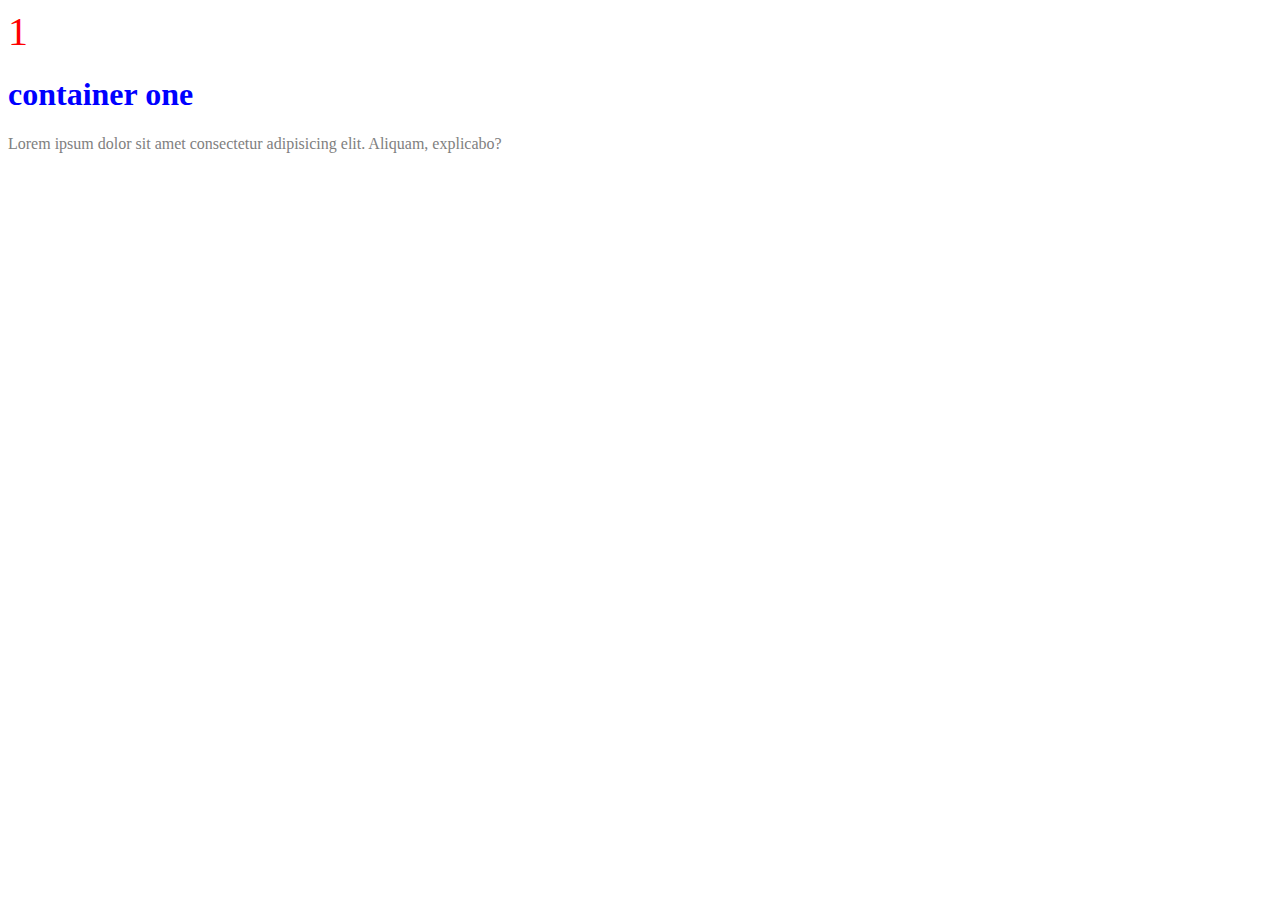
<file: 1-fundamentals/index.html>
<!DOCTYPE html>
<html lang="en">
  <head>
    <meta charset="UTF-8" />
    <meta http-equiv="X-UA-Compatible" content="IE=edge" />
    <meta name="viewport" content="width=device-width, initial-scale=1.0" />
    <title>Css Fundamentals</title>
    <link rel="stylesheet" href="./styles.css" />
  </head>
  <body>
    <div class="container">
      <span class="icon"> 1 </span>
      <h1 id="title">container one</h1>
      <p>
        Lorem ipsum dolor sit amet consectetur adipisicing elit. Aliquam,
        explicabo?
      </p>
    </div>
  </body>
</html>
</file>
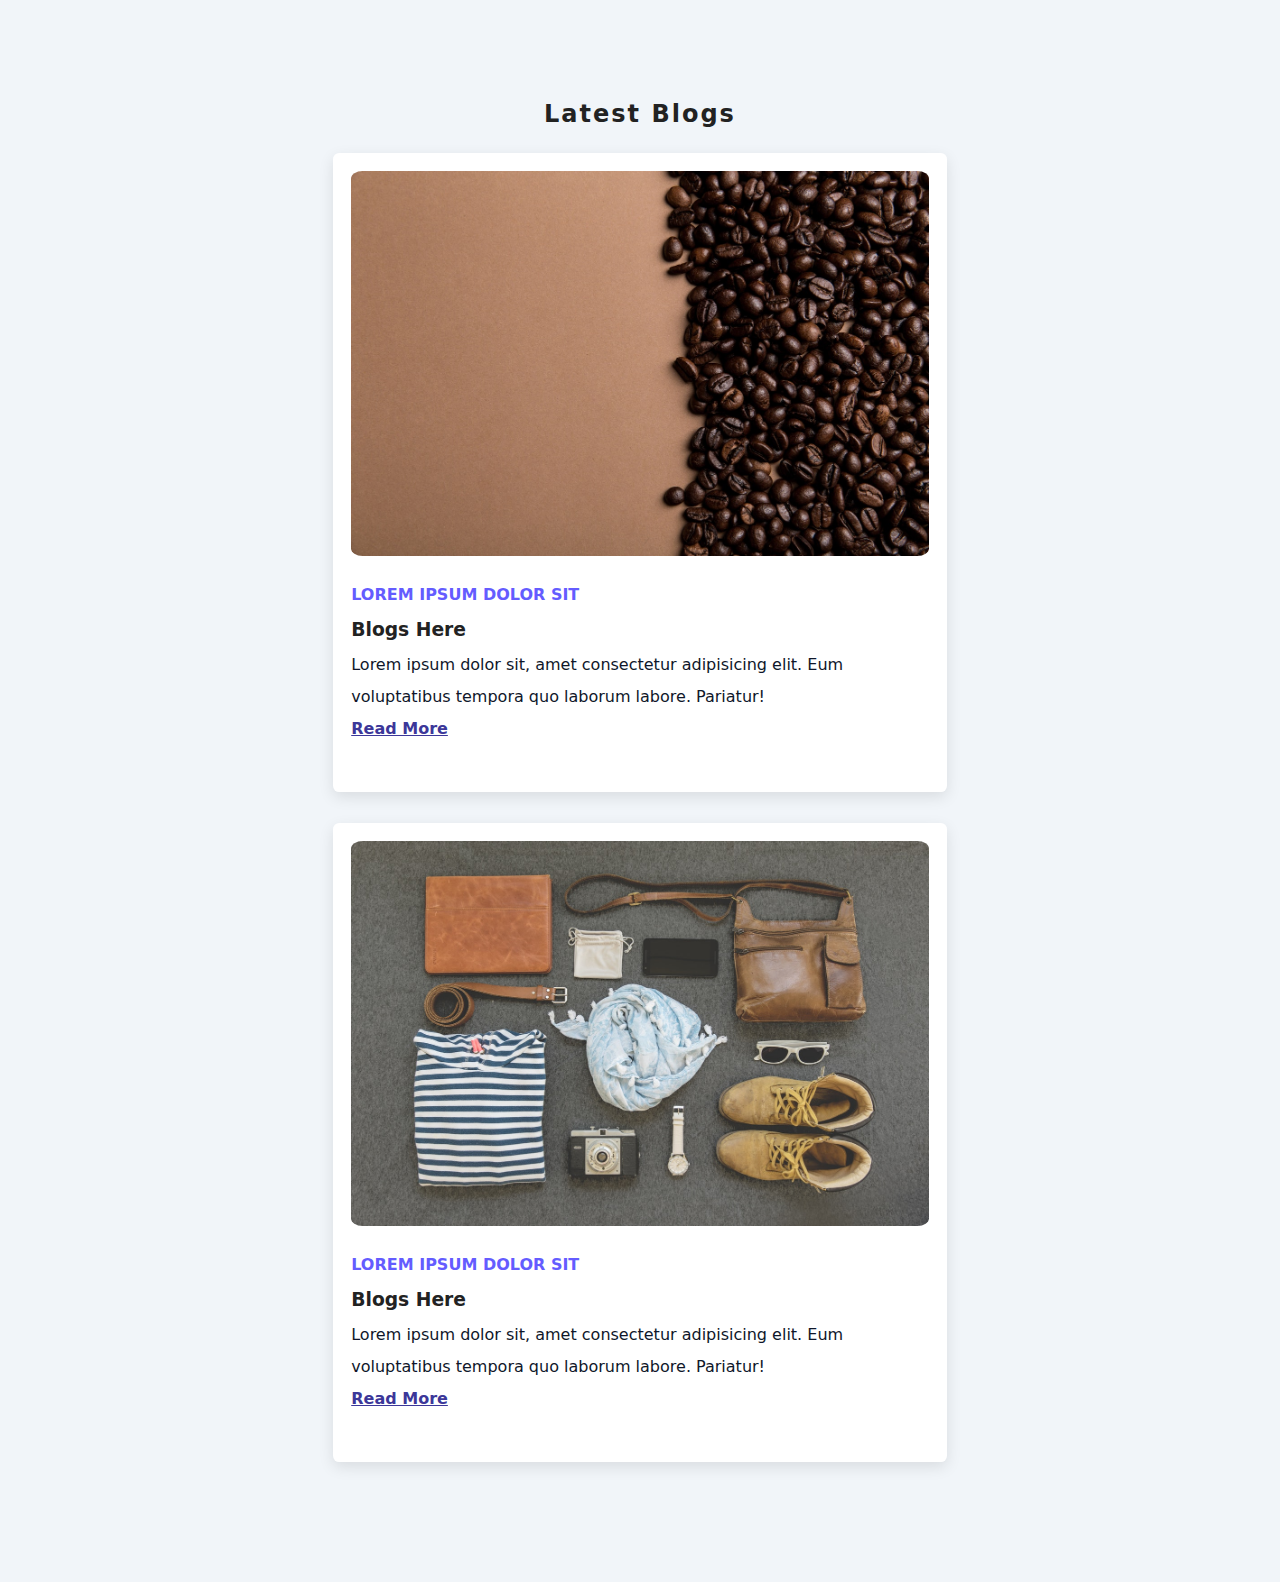
<file: 10-Final/index.html>
<!DOCTYPE html>
<html lang="en">
  <head>
    <meta charset="UTF-8" />
    <meta http-equiv="X-UA-Compatible" content="IE=edge" />
    <meta name="viewport" content="width=device-width, initial-scale=1.0" />
    <link
      rel="stylesheet"
      href="https://cdnjs.cloudflare.com/ajax/libs/font-awesome/6.4.0/css/all.min.css"
      integrity="sha512-iecdLmaskl7CVkqkXNQ/ZH/XLlvWZOJyj7Yy7tcenmpD1ypASozpmT/E0iPtmFIB46ZmdtAc9eNBvH0H/ZpiBw=="
      crossorigin="anonymous"
      referrerpolicy="no-referrer"
    />
    <link rel="stylesheet" href="./styles.css" />

    <title>Final</title>
  </head>
  <body>
    <section class="blogs">
      <div class="section-title">
        <h2>Latest Blogs</h2>
      </div>
      <div class="blogs-center">
        <article class="blog">
          <img src="./coffee.jpg" />
          <div class="blog-content">
            <span
              >Lorem ipsum dolor sit <i class="fa-solid fa-house"></i
            ></span>
            <h3>Blogs here</h3>
            <p>
              Lorem ipsum dolor sit, amet consectetur adipisicing elit. Eum
              voluptatibus tempora quo laborum labore. Pariatur!
            </p>
            <a href="#">read more</a>
          </div>
        </article>
        <article class="blog">
            <img src="./fashion.jpg" />
            <div class="blog-content">
              <span
                >Lorem ipsum dolor sit <i class="fa-solid fa-house"></i
              ></span>
              <h3>Blogs here</h3>
              <p>
                Lorem ipsum dolor sit, amet consectetur adipisicing elit. Eum
                voluptatibus tempora quo laborum labore. Pariatur!
              </p>
              <a href="#">read more</a>
            </div>
          </article>
          
      </div>
    </section>
  </body>
</html>
</file>
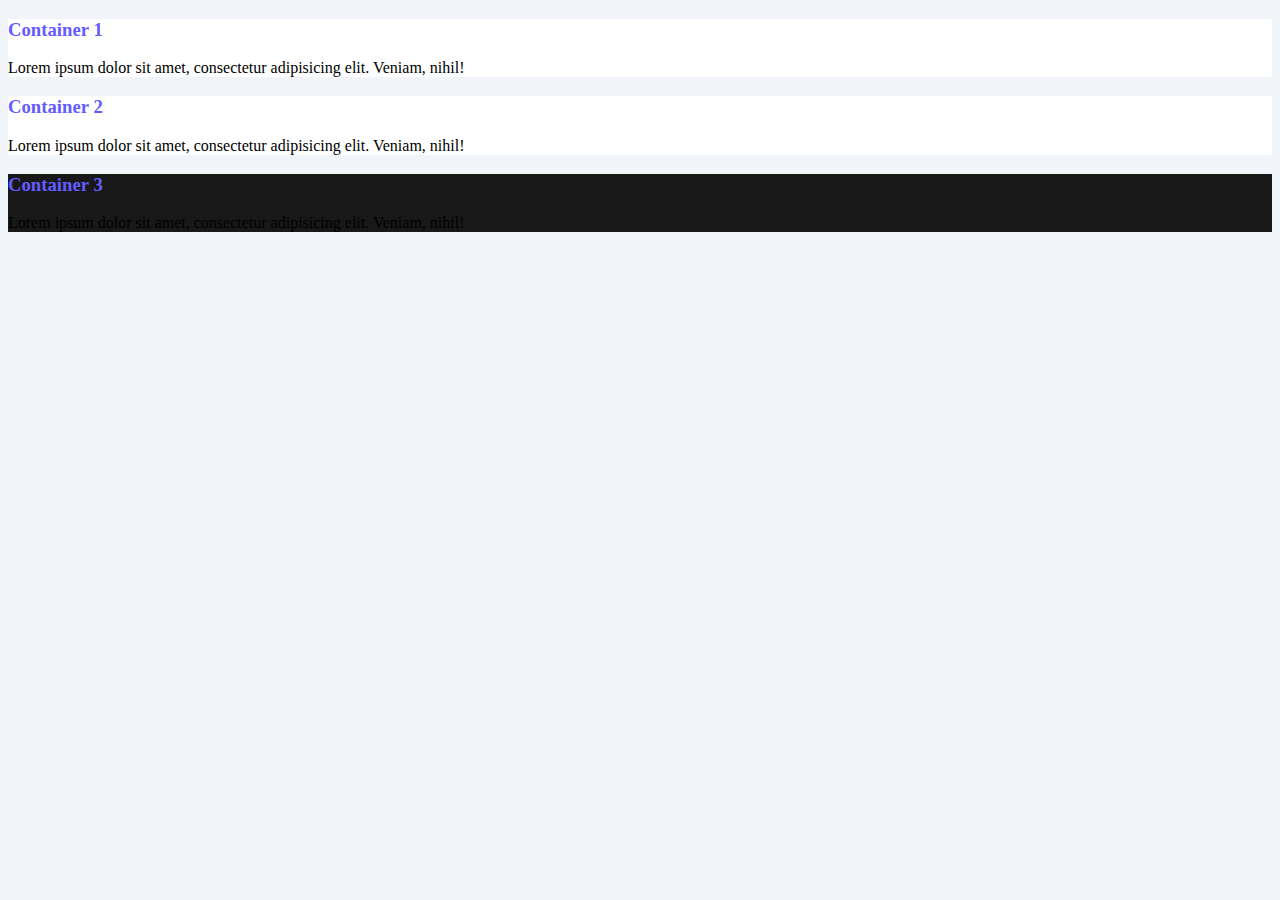
<file: 2-colors/index.html>
<!DOCTYPE html>
<html lang="en">
<head>
    <meta charset="UTF-8">
    <meta http-equiv="X-UA-Compatible" content="IE=edge">
    <meta name="viewport" content="width=device-width, initial-scale=1.0">
    <title>Colors</title>
    <link rel="stylesheet" href="./styles.css">
</head>
<body>
    <div class="container">
        <h3>Container 1</h3>
        <p>Lorem ipsum dolor sit amet, consectetur adipisicing elit. Veniam, nihil!</p>
    </div>
    <div class="container">
        <h3>Container 2</h3>
        <p>Lorem ipsum dolor sit amet, consectetur adipisicing elit. Veniam, nihil!</p>
    </div>
    <div class="container special-container">
        <h3>Container 3</h3>
        <p>Lorem ipsum dolor sit amet, consectetur adipisicing elit. Veniam, nihil!</p>
    </div>
</body>
</html>
</file>
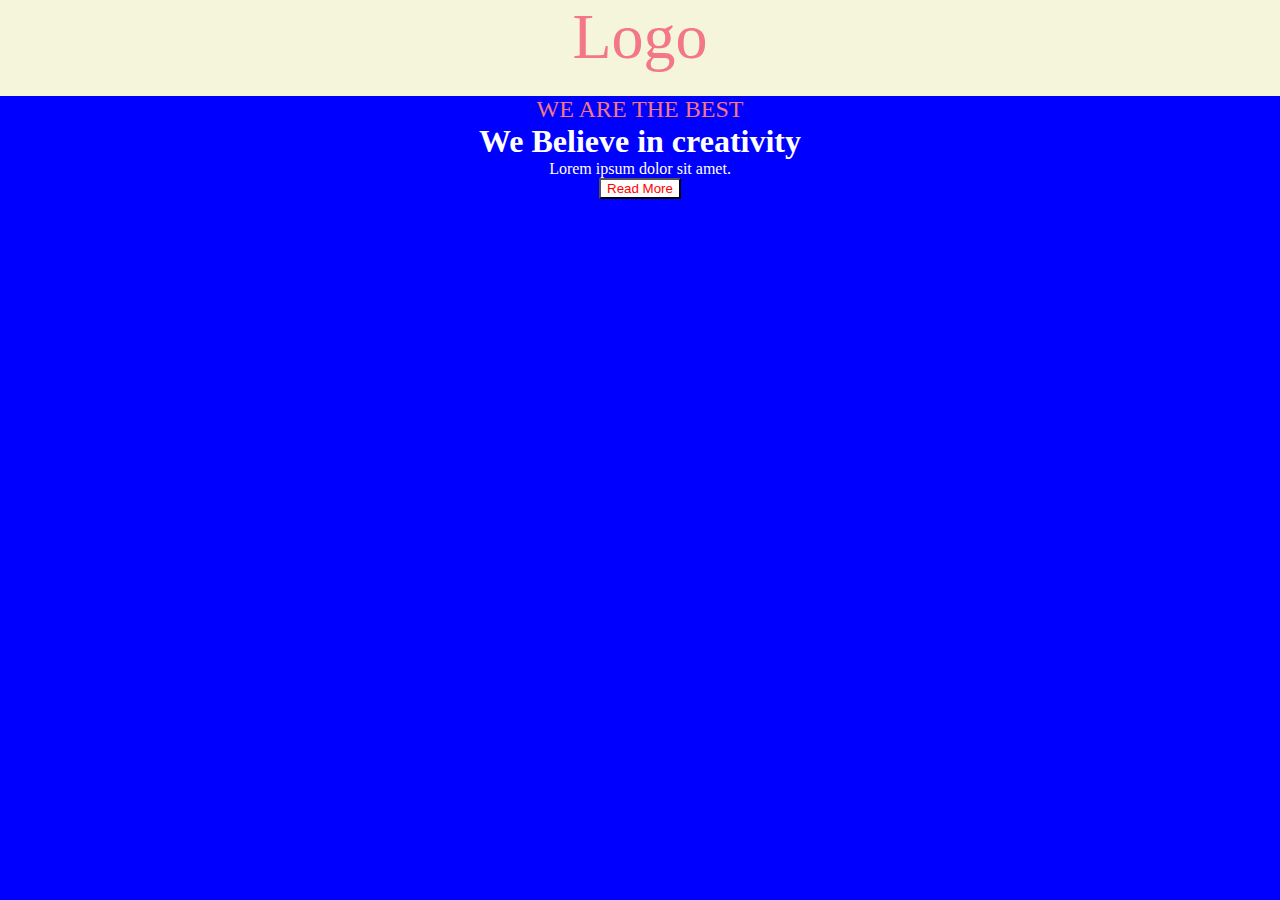
<file: 3-units/index.html>
<!DOCTYPE html>
<html lang="en">
<head>
    <meta charset="UTF-8">
    <meta http-equiv="X-UA-Compatible" content="IE=edge">
    <meta name="viewport" content="width=device-width, initial-scale=1.0">
    <title>Units Project</title>
    <link rel="stylesheet" href="./styles.css">
</head>
<body>
    <div class="navbar">
        <span class="logo">Logo</span>

    </div>
    <div class="hero">
        <span>WE ARE THE BEST</span>
        <h1>We Believe in creativity</h1>
        <p>Lorem ipsum dolor sit amet.</p>
        <button class="hero-btn">Read More</button>
    </div>
</body>
</html>
</file>
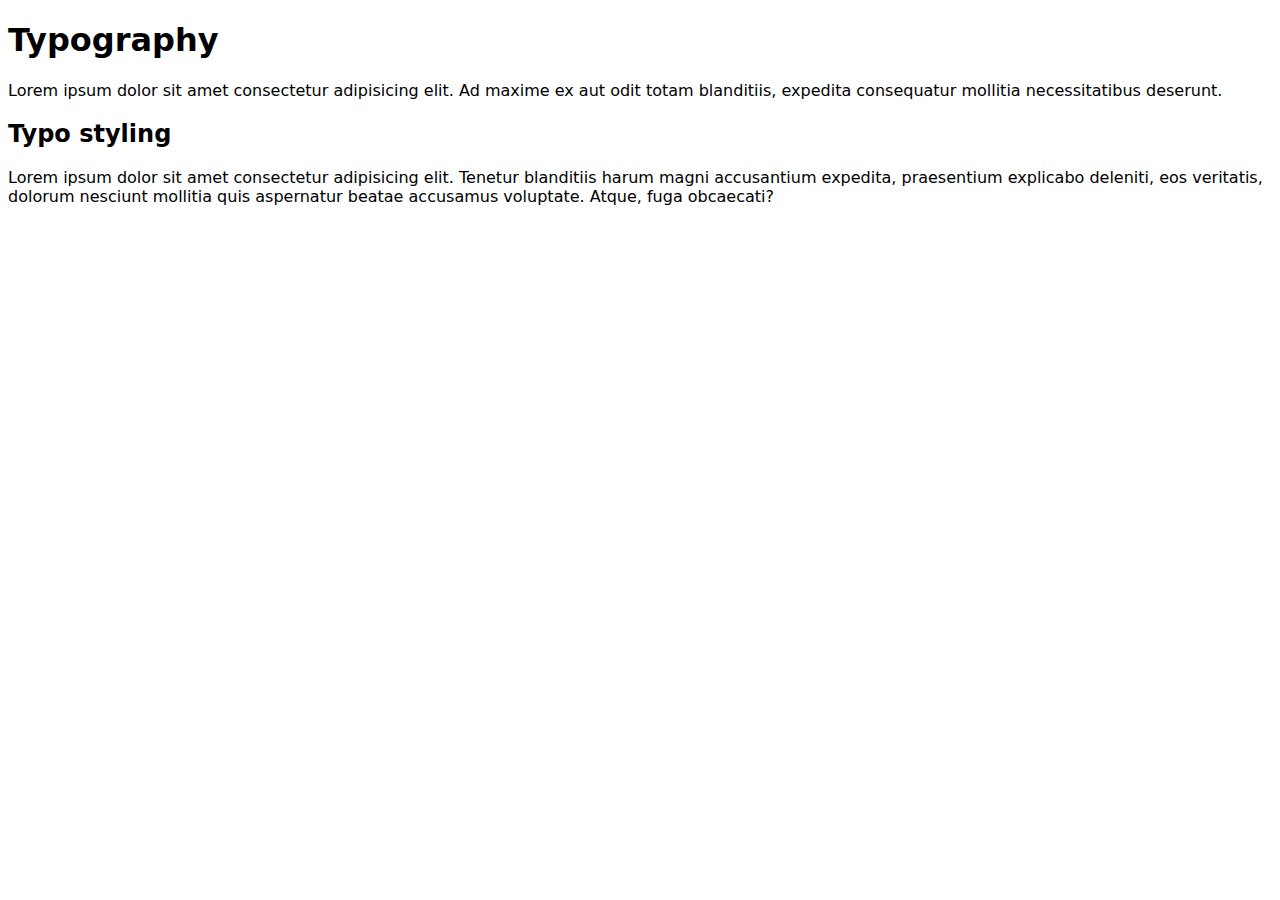
<file: 4-Typography/index.html>
<!DOCTYPE html>
<html lang="en">
  <head>
    <meta charset="UTF-8" />
    <meta http-equiv="X-UA-Compatible" content="IE=edge" />
    <meta name="viewport" content="width=device-width, initial-scale=1.0" />
    <link rel="stylesheet" href="./styles.css" />
    <title>Typography</title>
  </head>
  <body>
    <h1>Typography</h1>
    <p>
      Lorem ipsum dolor sit amet consectetur adipisicing elit. Ad maxime ex aut
      odit totam blanditiis, expedita consequatur mollitia necessitatibus
      deserunt.
    </p>
    <div class="container">
      <h2>Typo styling</h2>
      <p>
        Lorem ipsum dolor sit amet consectetur adipisicing elit. Tenetur
        blanditiis harum magni accusantium expedita, praesentium explicabo
        deleniti, eos veritatis, dolorum nesciunt mollitia quis aspernatur
        beatae accusamus voluptate. Atque, fuga obcaecati?
      </p>
    </div>
  </body>
</html>
</file>
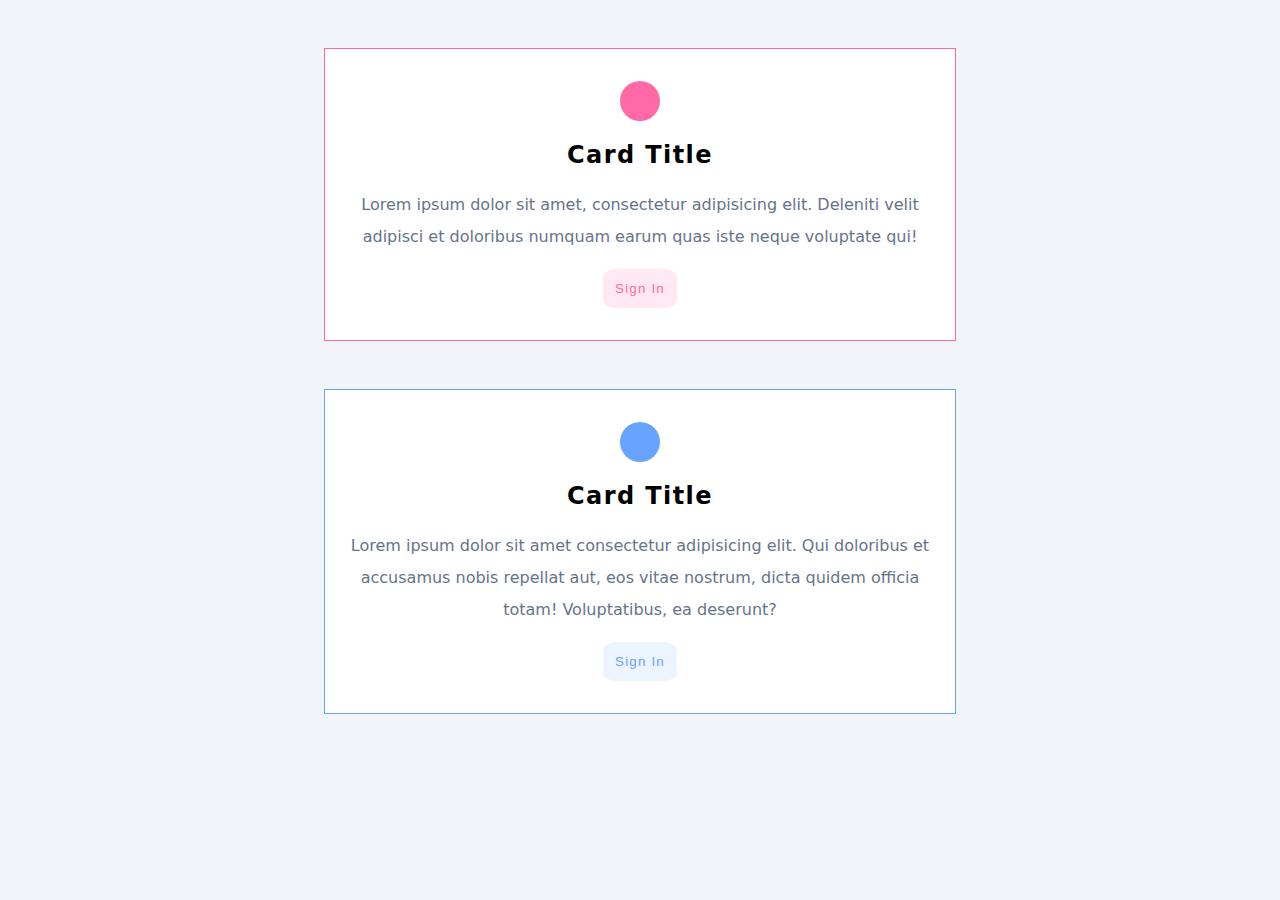
<file: 5-BoxModel/index.html>
<!DOCTYPE html>
<html lang="en">
  <head>
    <meta charset="UTF-8" />
    <meta http-equiv="X-UA-Compatible" content="IE=edge" />
    <meta name="viewport" content="width=device-width, initial-scale=1.0" />
    <link rel="stylesheet" href="./styles.css" />
    <title>Card Title</title>
  </head>
  <body>
    <div class="card card-1">
      <div class="icon">
    </div>
        <h2 class="title">Card title</h2>
        <p class="text">
          Lorem ipsum dolor sit amet, consectetur adipisicing elit. Deleniti
          velit adipisci et doloribus numquam earum quas iste neque voluptate
          qui!
        </p>
        <button class="btn btn-pink">Sign in</button>
     
    </div>
    <div class="card card-2">
      <div class="icon">
    </div>
        <h2 class="title">Card title</h2>
        <p class="text">
          Lorem ipsum dolor sit amet consectetur adipisicing elit. Qui doloribus
          et accusamus nobis repellat aut, eos vitae nostrum, dicta quidem
          officia totam! Voluptatibus, ea deserunt?
        </p>
        <button class="btn btn-blue">Sign in</button>
      
    </div>
  </body>
</html>
</file>
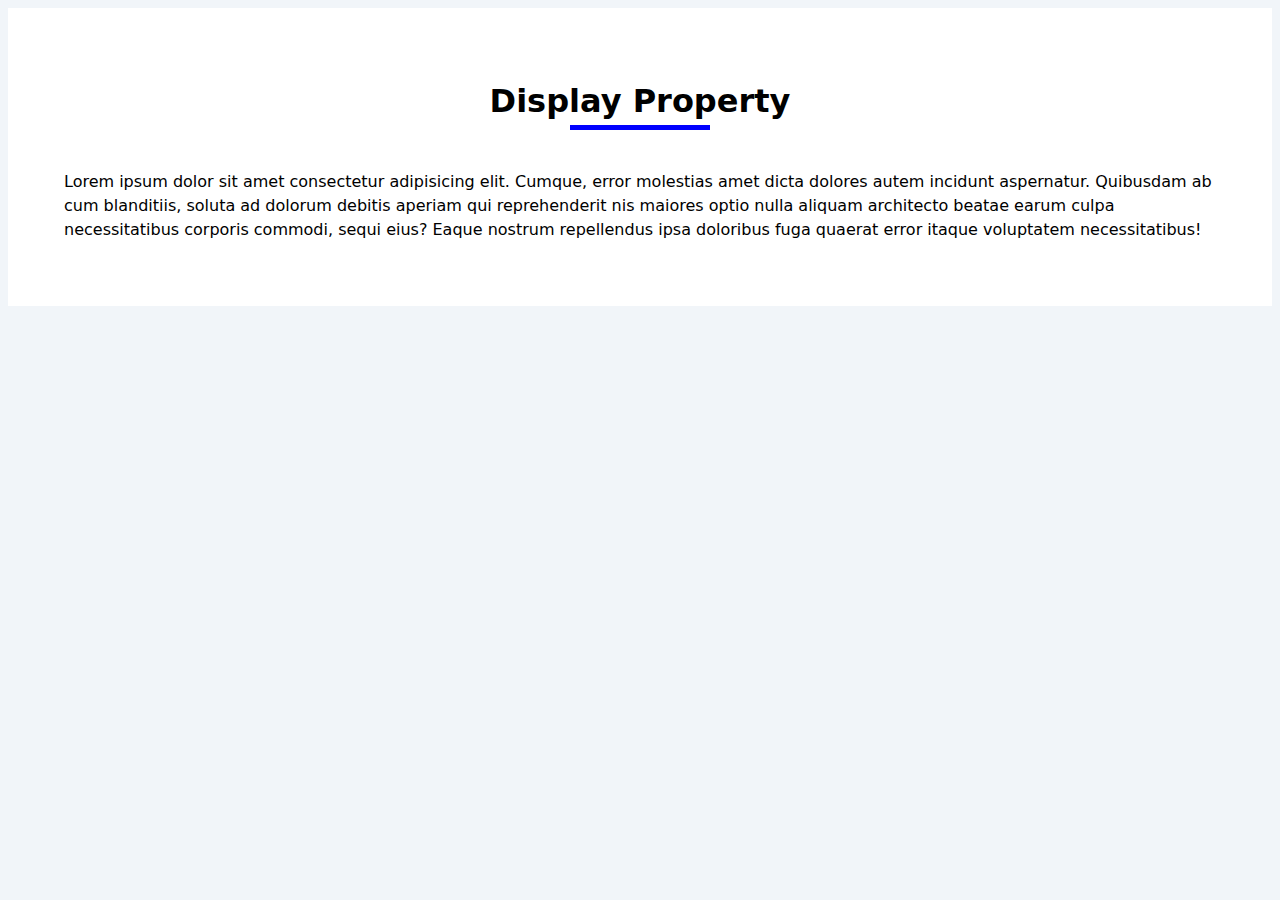
<file: 6-DisplayProperty/index.html>
<!DOCTYPE html>
<html lang="en">
  <head>
    <meta charset="UTF-8" />
    <meta http-equiv="X-UA-Compatible" content="IE=edge" />
    <meta name="viewport" content="width=device-width, initial-scale=1.0" />
    <title>Display Property</title>
    <link rel="stylesheet" href="./styles.css" />
  </head>
  <body>
    <div class="section">
      <div class="section-title">
        <h1>Display property</h1>
        <div class="title-underline"></div>
      </div>
      <div class="section-center">
        <p>
          Lorem ipsum dolor sit amet consectetur adipisicing elit. Cumque, error
          molestias amet dicta dolores autem incidunt aspernatur. Quibusdam ab
          cum blanditiis, soluta ad dolorum debitis aperiam qui reprehenderit
          nis maiores optio nulla aliquam architecto beatae earum culpa
          necessitatibus corporis commodi, sequi eius? Eaque nostrum repellendus
          ipsa doloribus fuga quaerat error itaque voluptatem necessitatibus!
        </p>
      </div>
    </div>
  </body>
</html>
</file>
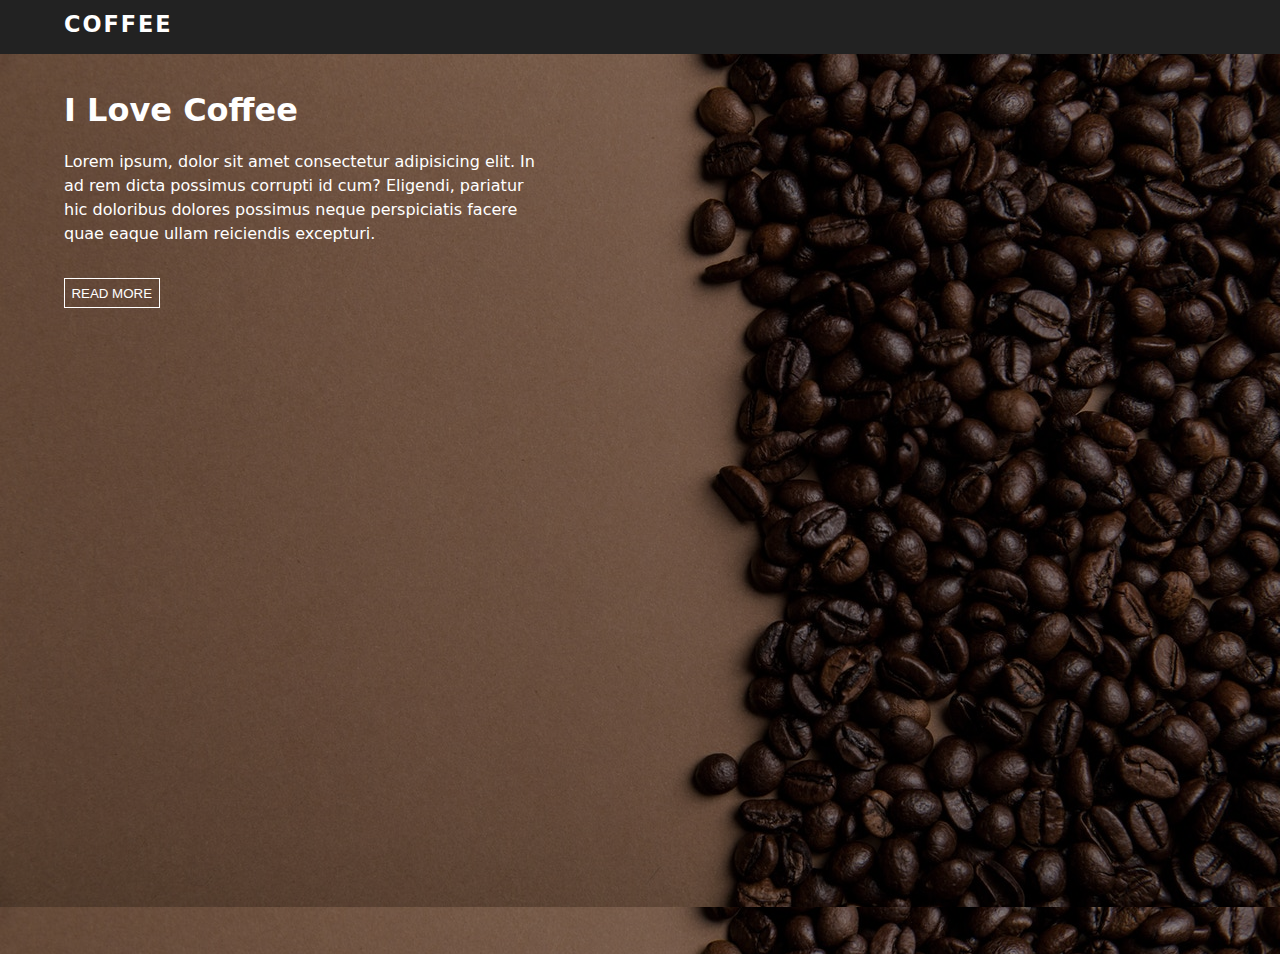
<file: 7-Background/index.html>
<!DOCTYPE html>
<html lang="en">
  <head>
    <meta charset="UTF-8" />
    <meta http-equiv="X-UA-Compatible" content="IE=edge" />

    <meta name="viewport" content="width=device-width, initial-scale=1.0" />
    <link rel="stylesheet" href="./styles.css" />
    <title>Background</title>
  </head>
  <body>
    <div class="nav">
      <div class="nav-center">
        <span class="nav-title"> Coffee </span>
      </div>
    </div>
    <div class="hero">
      <div class="hero-center">
        <h1>I love coffee</h1>
        <p>
          Lorem ipsum, dolor sit amet consectetur adipisicing elit. In ad rem
          dicta possimus corrupti id cum? Eligendi, pariatur hic doloribus
          dolores possimus neque perspiciatis facere quae eaque ullam reiciendis
          excepturi.
        </p>
        <button class="hero-btn">Read More</button>
      </div>
    </div>
  </body>
</html>
</file>
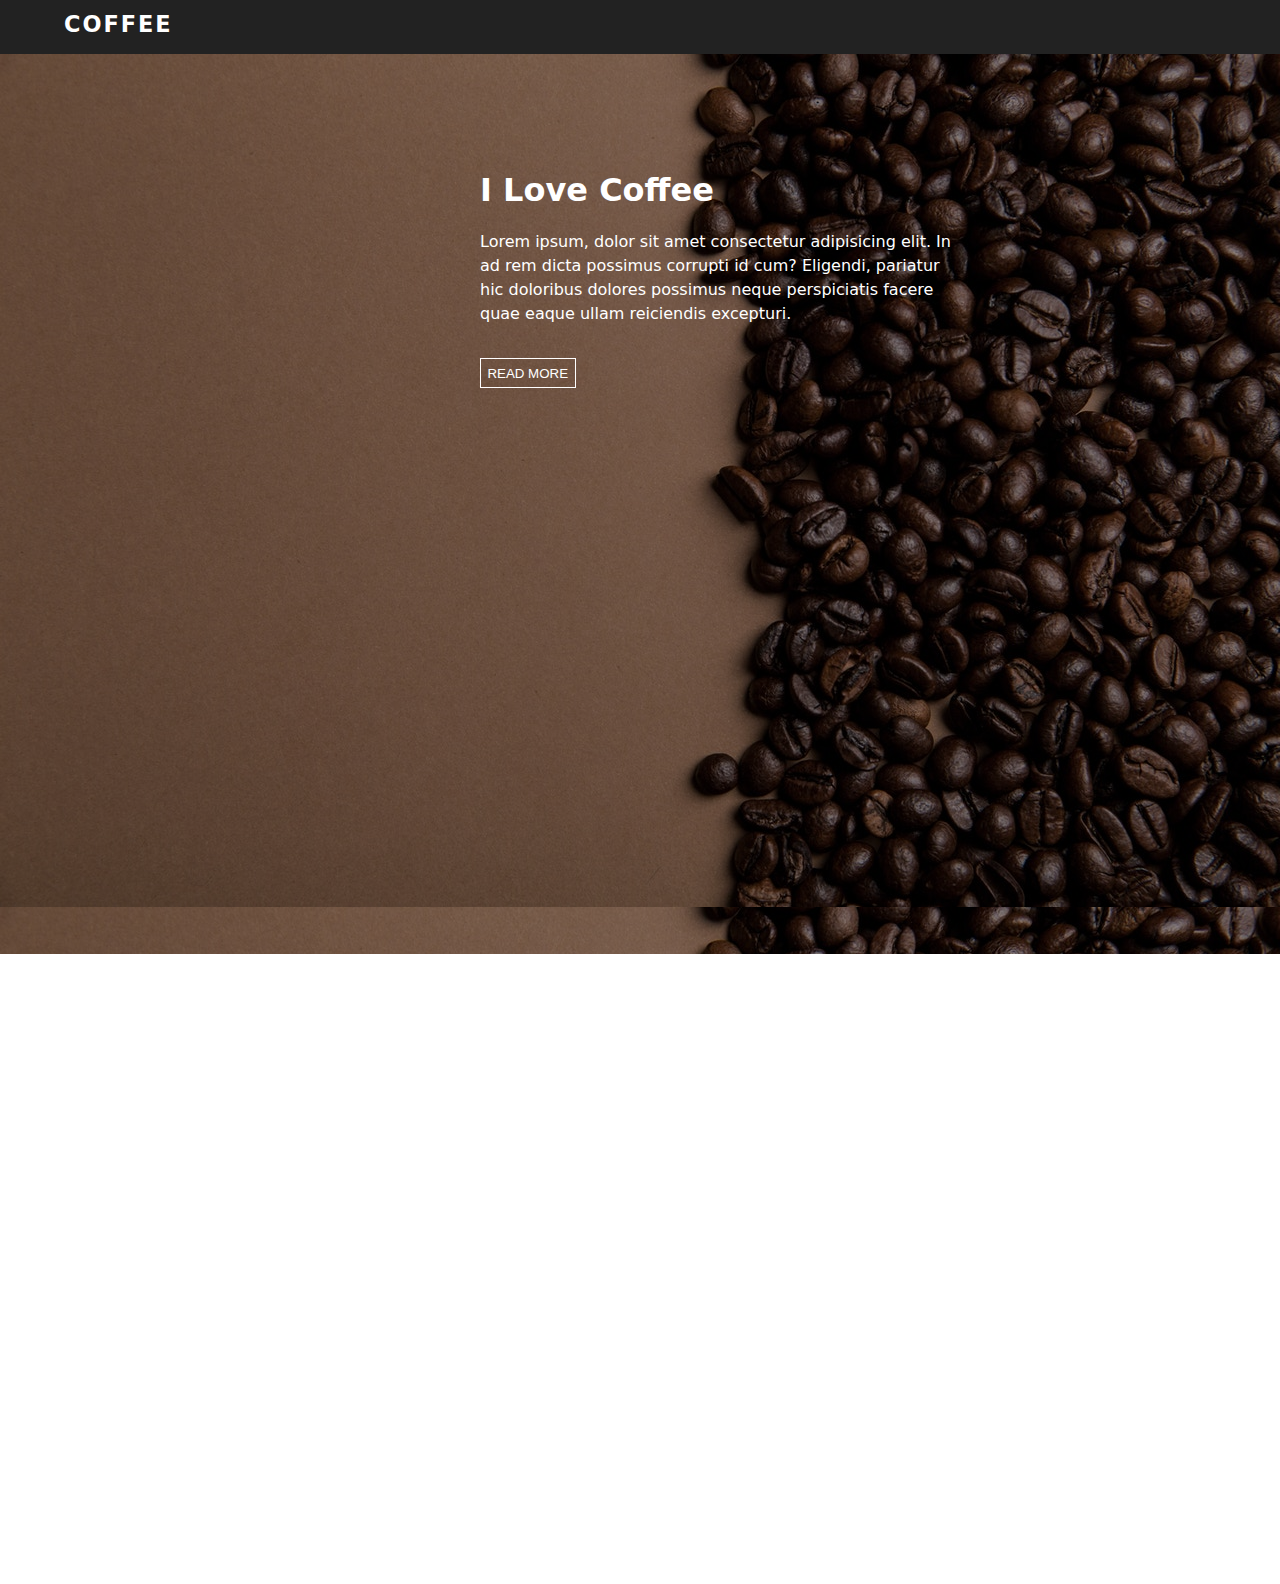
<file: 8-Position/index.html>
<!DOCTYPE html>
<html lang="en">
  <head>
    <meta charset="UTF-8" />
    <meta http-equiv="X-UA-Compatible" content="IE=edge" />

    <meta name="viewport" content="width=device-width, initial-scale=1.0" />
    <link rel="stylesheet" href="./styles.css" />
    <title>Position</title>
  </head>
  <body>
    <div class="nav">
      <div class="nav-center">
        <span class="nav-title"> Coffee </span>
      </div>
    </div>
    <div class="hero">
      <div class="hero-center">
        <h1>I love coffee</h1>
        <p>
          Lorem ipsum, dolor sit amet consectetur adipisicing elit. In ad rem
          dicta possimus corrupti id cum? Eligendi, pariatur hic doloribus
          dolores possimus neque perspiciatis facere quae eaque ullam reiciendis
          excepturi.
        </p>
        <button class="hero-btn">Read More</button>
      </div>
    </div>
    <div class="temp">
      
    </div>
  </body>
</html>
</file>
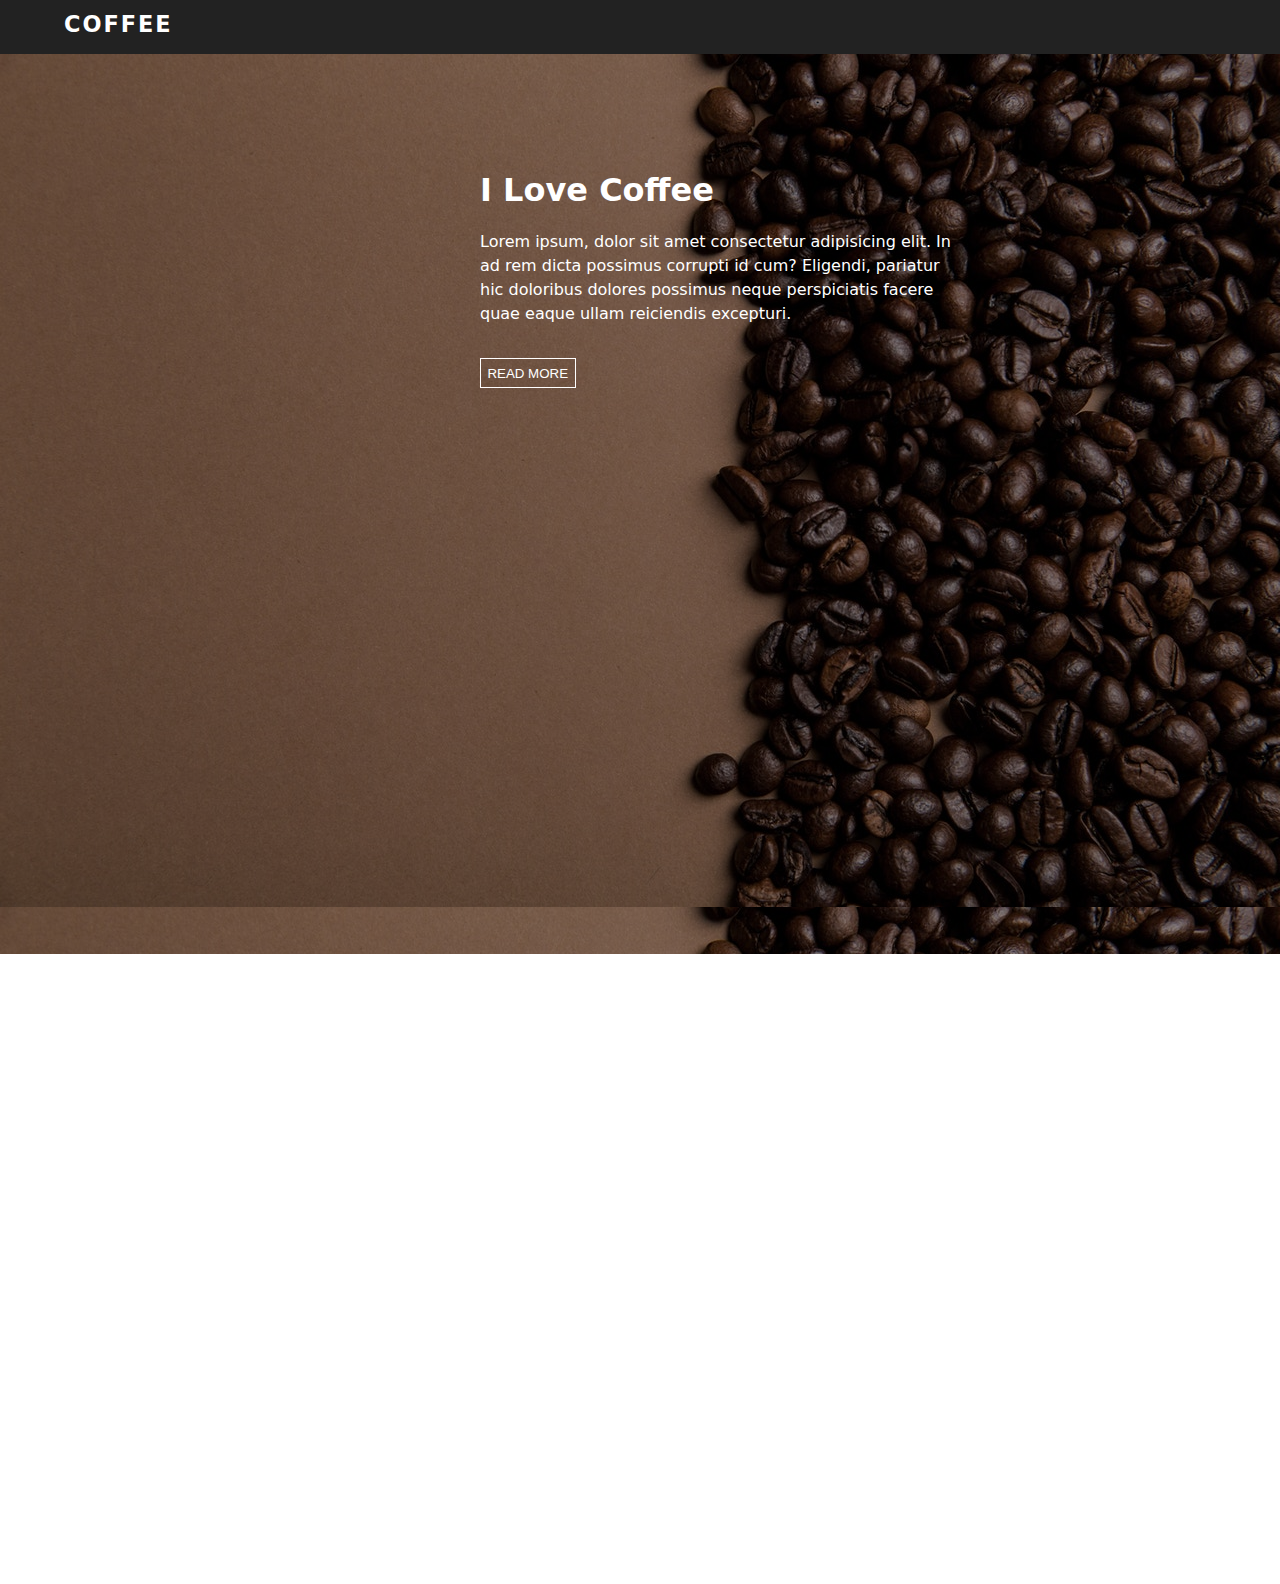
<file: 9-animation/index.html>
<!DOCTYPE html>
<html lang="en">
  <head>
    <meta charset="UTF-8" />
    <meta http-equiv="X-UA-Compatible" content="IE=edge" />

    <meta name="viewport" content="width=device-width, initial-scale=1.0" />
    <link rel="stylesheet" href="./styles.css" />
    <title>Position</title>
  </head>
  <body>
    <div class="nav">
      <div class="nav-center">
        <span class="nav-title"> Coffee </span>
      </div>
    </div>
    <div class="hero">
      <div class="hero-center">
        <div class="hero-text">
          <h1>I love coffee</h1>
          <p>
            Lorem ipsum, dolor sit amet consectetur adipisicing elit. In ad rem
            dicta possimus corrupti id cum? Eligendi, pariatur hic doloribus
            dolores possimus neque perspiciatis facere quae eaque ullam
            reiciendis excepturi.
          </p>
        </div>

        <button class="hero-btn">Read More</button>
      </div>
    </div>
    <div class="temp"></div>
  </body>
</html>
</file>
<file: 1-fundamentals/styles.css>
.icon{
    color: red;
    font-size: 40px;
}

#title{
    color: blue;
}

div p{
    color: grey;
}
</file>
<file: 10-Final/styles.css>
* {
  margin: 0;
  padding: 0;
  box-sizing: border-box;
}

:root {
  --primary: #645cff;
  --primary-dark: #3c3799;
  --grey-light: #f1f5f9;
  --grey: #64748b;
  --grey-dark: #0f172a;
  --fluid-width: 90vw;
  --max-width: 1170px;
  --black: #222;
  --white: #fff;
  --letter-spacing: 2px;
  --border-radius: 0.15rem;
  --shadow-light: 0 5px 15px rgba(0, 0, 0, 0.1);
  --shadow-dark: 0 5px 15px rgba(0, 0, 0, 0.2);
  --transition: 0.3s ease-in-out all;
}

body {
  line-height: 2;
  
  font-family: system-ui, -apple-system, BlinkMacSystemFont, "Segoe UI", Roboto,
    Oxygen, Ubuntu, Cantarell, "Open Sans", "Helvetica Neue", sans-serif;

   background-color: var(--grey-light);
   color: var(--black);
}

.blogs{
   padding: 7% 20%;
}

.section-title{
    text-align: center;
    text-transform: capitalize;
    letter-spacing: var(--letter-spacing);
    margin-bottom: 2%;
}

.blogs-center{
    width: 80%;
    max-width: fit-content;
    margin: 0 auto;
}

.blog{
    background-color: var(--white);
    padding: 3% 3%;
    border-radius: 1%;
    box-shadow: var(--shadow-light);
    margin-bottom: 5%;
}

.blog :hover{
    box-shadow: var(--shadow-dark);
}

.blog img{
    width: 100%;
    display: block;
    object-fit: cover;
    margin-bottom: 4%;
    border-radius: 2%;
}

.blog-content{
    padding-bottom: 5%;
}

.blog-content span{
    text-transform: uppercase;
    font-weight: 600;
    color: var(--primary);
}

.blog-content h3{
    text-transform: capitalize;

}

.blog-content p{
    color: var(--grey-dark);

}

.blog-content a{
    text-transform: capitalize;
    color: var(--primary-dark);
    font-weight: 600;
}
</file>
<file: 2-colors/styles.css>
body{
    background: #f1f5f9;
}

.container{
    background: #fff;
}
h3{
    color: #645cff;
}

.special-container{
    background : rgba(0, 0, 0, 0.9)
}
</file>
<file: 3-units/styles.css>
*{
    margin: 0;
}

.navbar{
    height: 6rem;
    background: beige;
    color: rgb(222, 10, 10);
    text-align: center;
}

.logo{
    font-size: 4rem;
}

.hero{
    color: white;
    background-color: blue;
    min-height: calc(100vh - 6rem);
    text-align: center;
}

span{
    color: rgb(243, 119, 133);
    font-size: 1.5rem;
}

button{
    background-color: white;
    color: red;
}
</file>
<file: 4-Typography/styles.css>
@import url("https://fonts.googleapis.com/css2?family=Open+Sans&family=Roboto:wght@400;700&display=swap");

body{
    font-family: system-ui, -apple-system, BlinkMacSystemFont, 'Segoe UI', Roboto, Oxygen, Ubuntu, Cantarell, 'Open Sans', 'Helvetica Neue', sans-serif;
}
</file>
<file: 5-BoxModel/styles.css>
body {
  font-family: system-ui, -apple-system, BlinkMacSystemFont, "Segoe UI", Roboto,
    Oxygen, Ubuntu, Cantarell, "Open Sans", "Helvetica Neue", sans-serif;
  background-color: #f1f5f9;
}

.card {
  background-color: #fff;
  margin: 3rem 25%;
  padding: 2rem 1rem;
  text-align: center;
}
.card-1 {
  border: 1px solid #ff69a6;
}

.card-2 {
  border: 1px solid #68a3ff;
}

.icon {
  width: 40px;
  height: 40px;
  border-radius: 50%;
  margin: 0 auto;
}

.card-1 .icon {
  background-color: #ff69a6;
}

.card-2 .icon {
  background-color: #68a3ff;
}

.title {
  text-transform: capitalize;
  letter-spacing: 1.4px;
}

.text {
  color: #64748b;
  line-height: 2;
}

.btn {
  text-transform: capitalize;
  border-color: transparent;
  padding: 10px;
  border-radius: 20%;
  letter-spacing: 1.2px;
}

.btn-pink {
  background-color: #ffe8f1;
  color: #ff69a6;
}

.btn-blue {
  background-color: #ecf4ff;
  color: #68a3ff;
}
</file>
<file: 6-DisplayProperty/styles.css>
body {
  font-family: system-ui, -apple-system, BlinkMacSystemFont, "Segoe UI", Roboto,
    Oxygen, Ubuntu, Cantarell, "Open Sans", "Helvetica Neue", sans-serif;
  background-color: #f1f5f9;
  line-height: 1.5;
  
}

.section {
  background-color: #fff;
  padding: 3rem;
}

.section-title {
  text-align: center;

  text-transform: capitalize;
  
}
.section-title h1{
    margin-bottom: 0;
}

.title-underline{
    height: 5px;
    width: 140px;
    background-color: blue;
    margin: 0 auto 40px;
}

.section-center{
    width: 90vw;
    max-width: 1170px;
    
    
    margin: 0 auto;
}
</file>
<file: 7-Background/styles.css>
* {
  margin: 0;
  padding: 0;
 

}

body {
  font-family: system-ui, -apple-system, BlinkMacSystemFont, "Segoe UI", Roboto,
    Oxygen, Ubuntu, Cantarell, "Open Sans", "Helvetica Neue", sans-serif;
    line-height: 1.5;
    color: #fff;
}

.nav{
    background: #222;
    color: #fff;
    height: 2.4rem;
    padding: 8px 4rem;
    
   
}

.nav-title{
    font-size: 1.4rem;
    text-transform:uppercase;
    font-weight: 700;
    letter-spacing: 2px;
    
}

.nav-center{

}


.hero{
    background: linear-gradient(rgba(0,0,0,.4),rgba(0,0,0,.4)),url(./hero-bcg.jpg);
    height: 100vh;
}

.hero-center{
    width: 30rem;
    margin: 0 4rem;
    padding-top: 2rem;
}

.hero-center h1{
    text-transform: capitalize;
    margin-bottom: 1rem;
}

.hero-center p {
    margin-bottom: 2rem;
}

.hero-btn{
    background-color: transparent;
   color: #fff;
   border: 1px solid #fff;
    padding: .4rem;
    text-transform: uppercase;
}
</file>
<file: 8-Position/styles.css>
* {
  margin: 0;
  padding: 0;
}

body {
  font-family: system-ui, -apple-system, BlinkMacSystemFont, "Segoe UI", Roboto,
    Oxygen, Ubuntu, Cantarell, "Open Sans", "Helvetica Neue", sans-serif;
  line-height: 1.5;
  color: #fff;
}

.nav {
  background: #222;
  color: #fff;
  height: 2.4rem;
  padding: 8px 4rem;
  position: sticky;
  top: 0;
  z-index: 11;
}

.nav-title {
  font-size: 1.4rem;
  text-transform: uppercase;
  font-weight: 700;
  letter-spacing: 2px;
}

.nav-center {
}

.hero {
  background: linear-gradient(rgba(0, 0, 0, 0.4), rgba(0, 0, 0, 0.4)),
    url(./hero-bcg.jpg);
  height: 100vh;
  position: relative;
}

.hero-center {
  width: 30rem;
  margin: 0 4rem;
  padding-top: 2rem;
  position: absolute;
  top: 5rem;
  right: 16rem;
}

.hero-center h1 {
  text-transform: capitalize;
  margin-bottom: 1rem;
}

.hero-center p {
  margin-bottom: 2rem;
}

.hero-btn {
  background-color: transparent;
  color: #fff;
  border: 1px solid #fff;
  padding: 0.4rem;
  text-transform: uppercase;
}

.temp {
  min-height: 70vh;
}

@media only screen and (max-width: 768px) {
  .hero {
    background: linear-gradient(rgba(0, 0, 0, 0.4), rgba(0, 0, 0, 0.4));
  }
}
</file>
<file: 9-animation/styles.css>
* {
  margin: 0;
  padding: 0;
}

body {
  font-family: system-ui, -apple-system, BlinkMacSystemFont, "Segoe UI", Roboto,
    Oxygen, Ubuntu, Cantarell, "Open Sans", "Helvetica Neue", sans-serif;
  line-height: 1.5;
  color: #fff;
}

.nav {
  background: #222;
  color: #fff;
  height: 2.4rem;
  padding: 8px 4rem;
  position: sticky;
  top: 0;
  z-index: 11;
}

.nav-title {
  font-size: 1.4rem;
  text-transform: uppercase;
  font-weight: 700;
  letter-spacing: 2px;
}

.nav-center {
}

.hero {
  background: linear-gradient(rgba(0, 0, 0, 0.4), rgba(0, 0, 0, 0.4)),
    url(./hero-bcg.jpg);
  height: 100vh;
  position: relative;
}

.hero-center {
  width: 30rem;
  margin: 0 4rem;
  padding-top: 2rem;
  position: absolute;
  top: 5rem;
  right: 16rem;
}

.hero-center h1 {
  text-transform: capitalize;
  margin-bottom: 1rem;
}

.hero-center p {
  margin-bottom: 2rem;
}

.hero-btn {
  background-color: transparent;
  color: #fff;
  border: 1px solid #fff;
  padding: 0.4rem;
  text-transform: uppercase;
  animation: slideFromBottom 2s ease-in-out 1;
}

.temp {
  min-height: 70vh;
}

.hero-text {
  animation: slideFromTop 2s ease-in-out 1;
}

@keyframes slideFromTop {
  0% {
    transform: translateY(-100px);
    opacity: 0;
  }

  100% {
    opacity: 1;
    transform: translateY(0);
  }
}

@keyframes slideFromBottom {
  0% {
    transform: translateY(100px);
    opacity: 0;
  }

  100% {
    opacity: 1;
    transform: translateY(0);
  }
}

@media only screen and (max-width: 768px) {
  .hero {
    background: linear-gradient(rgba(0, 0, 0, 0.4), rgba(0, 0, 0, 0.4));
  }
}
</file>
